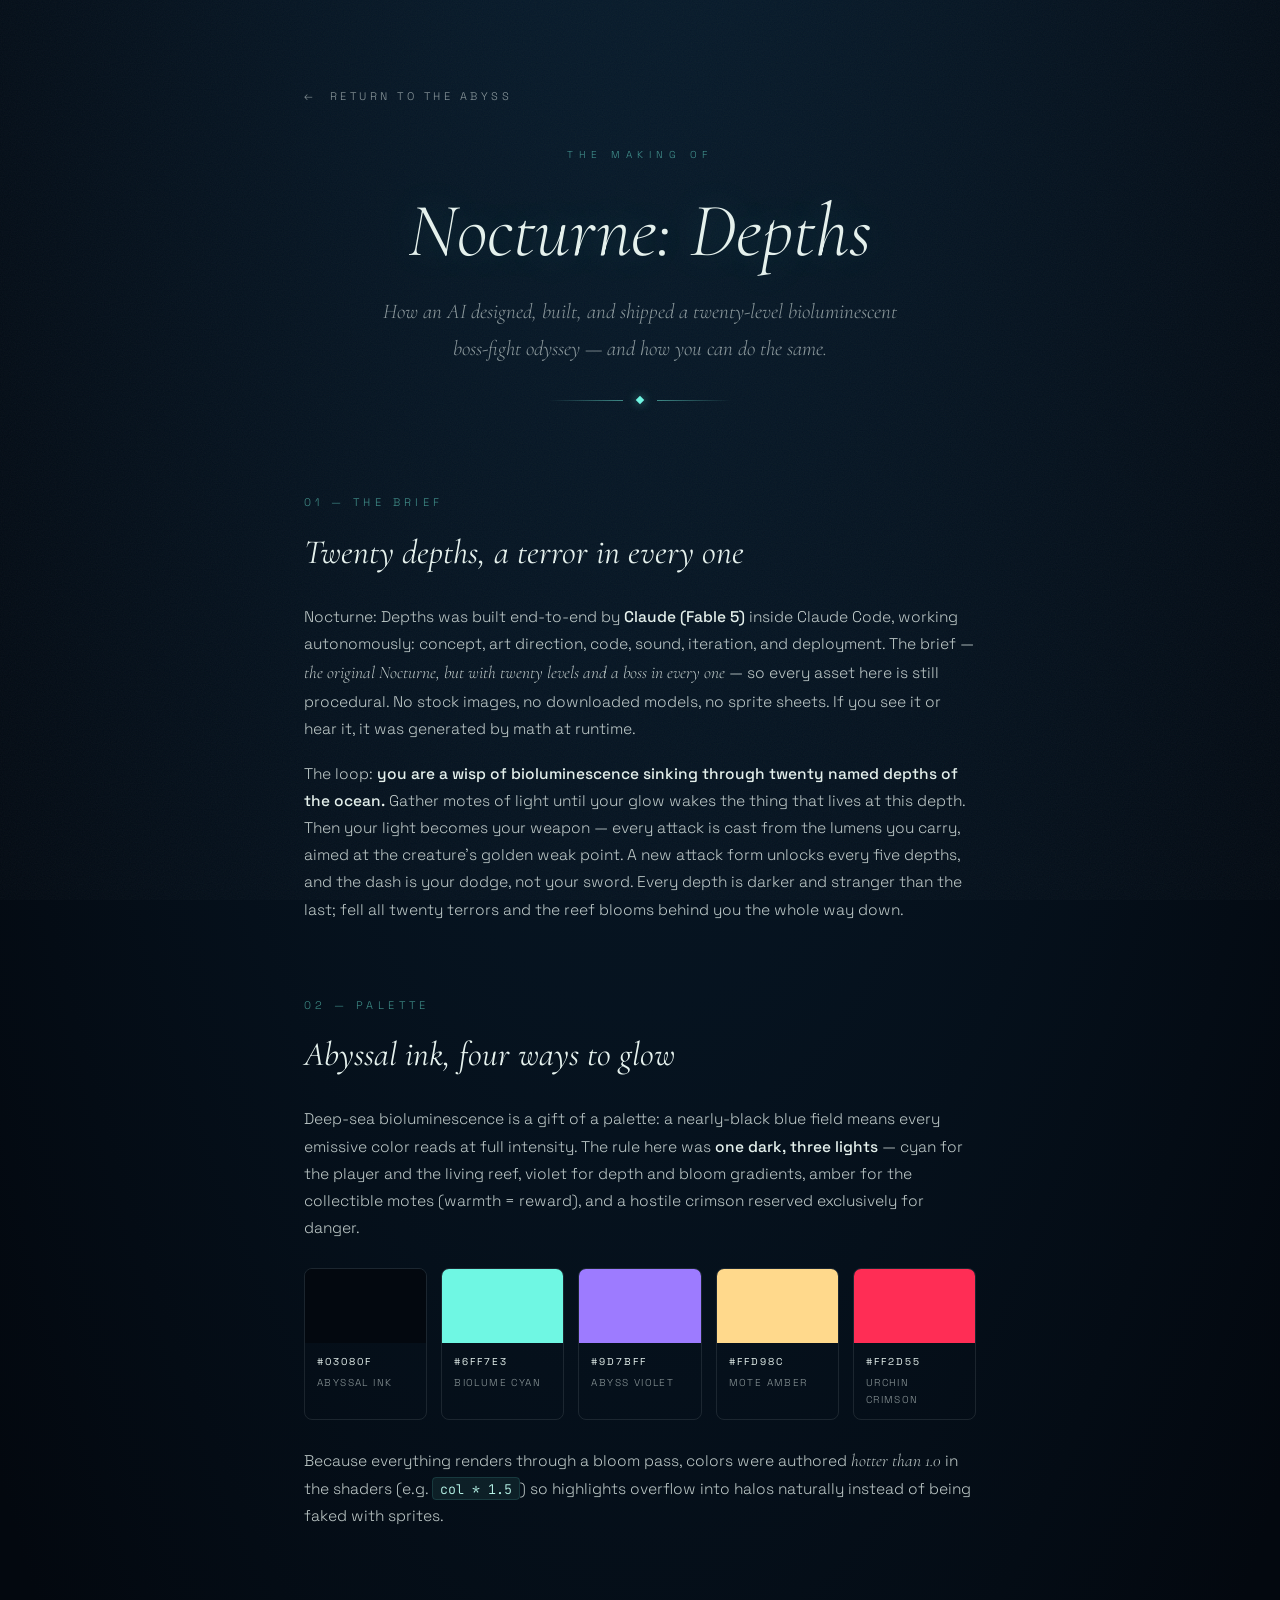
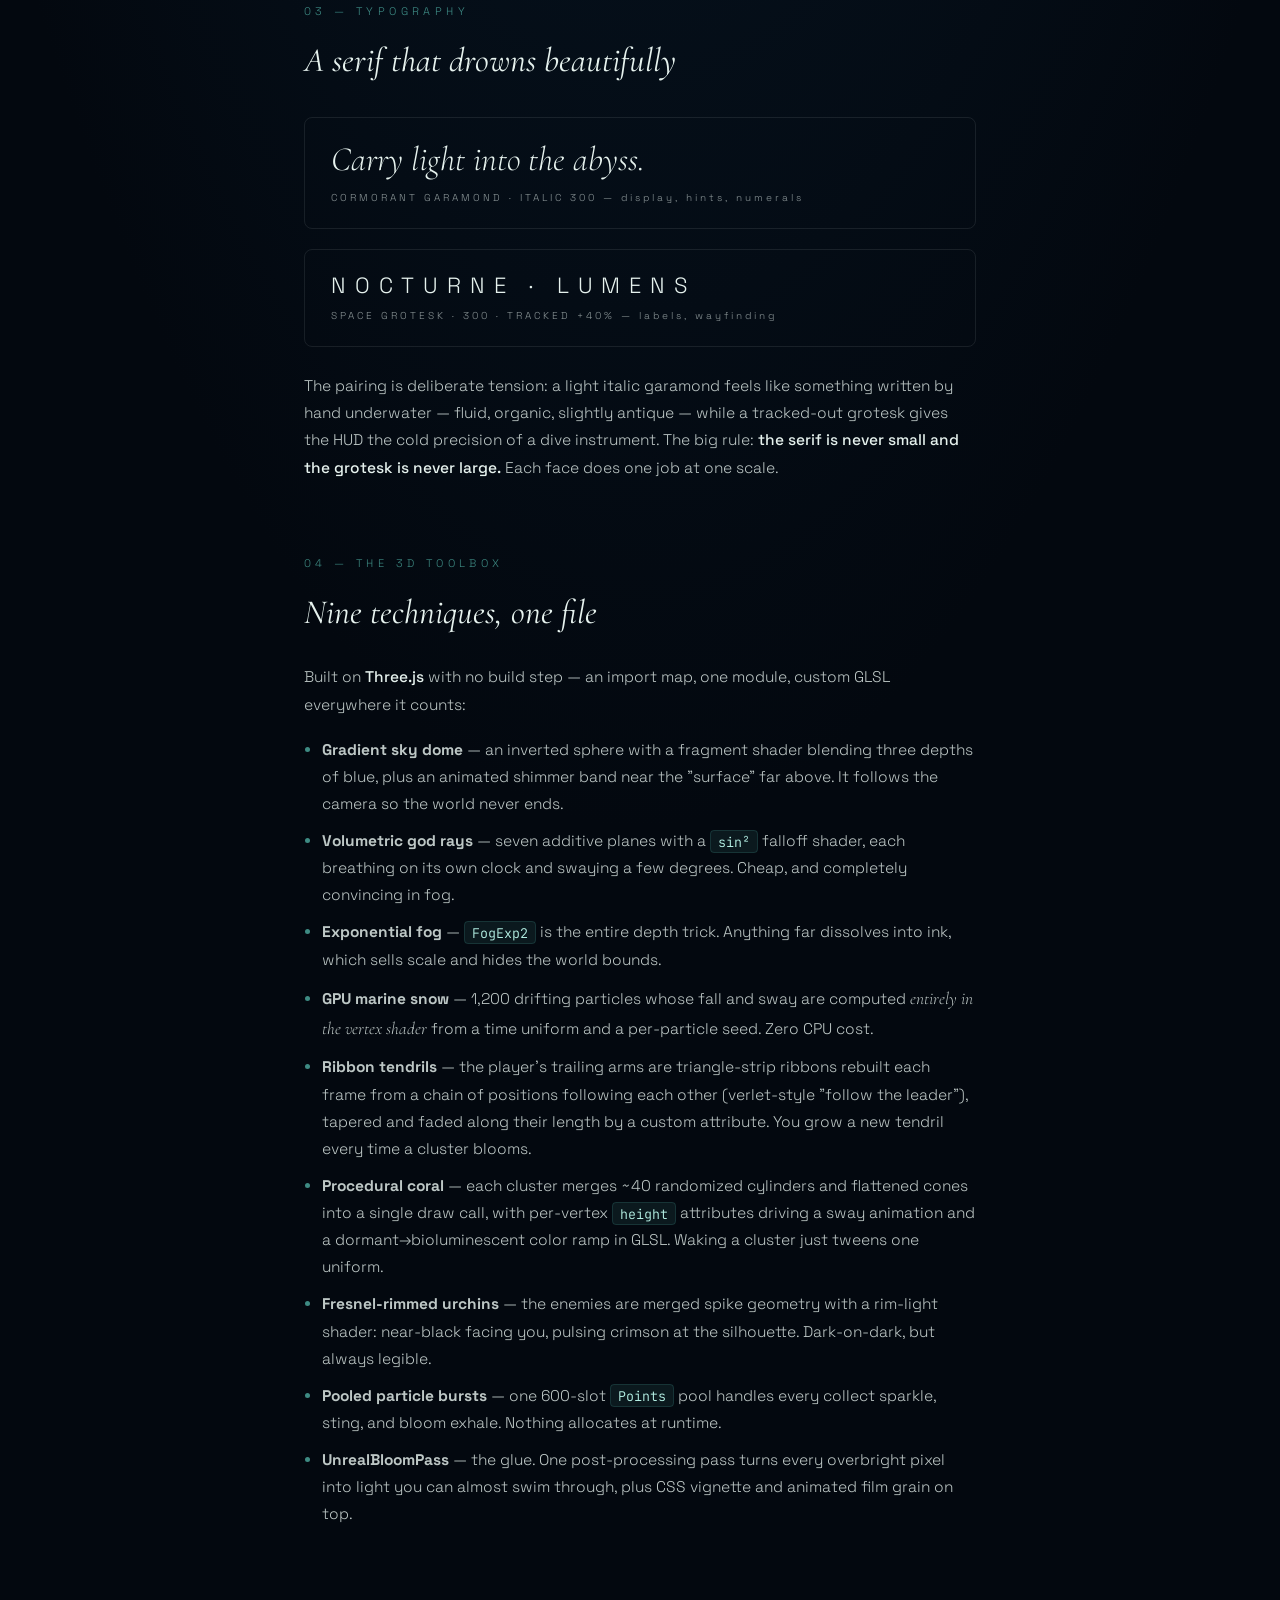
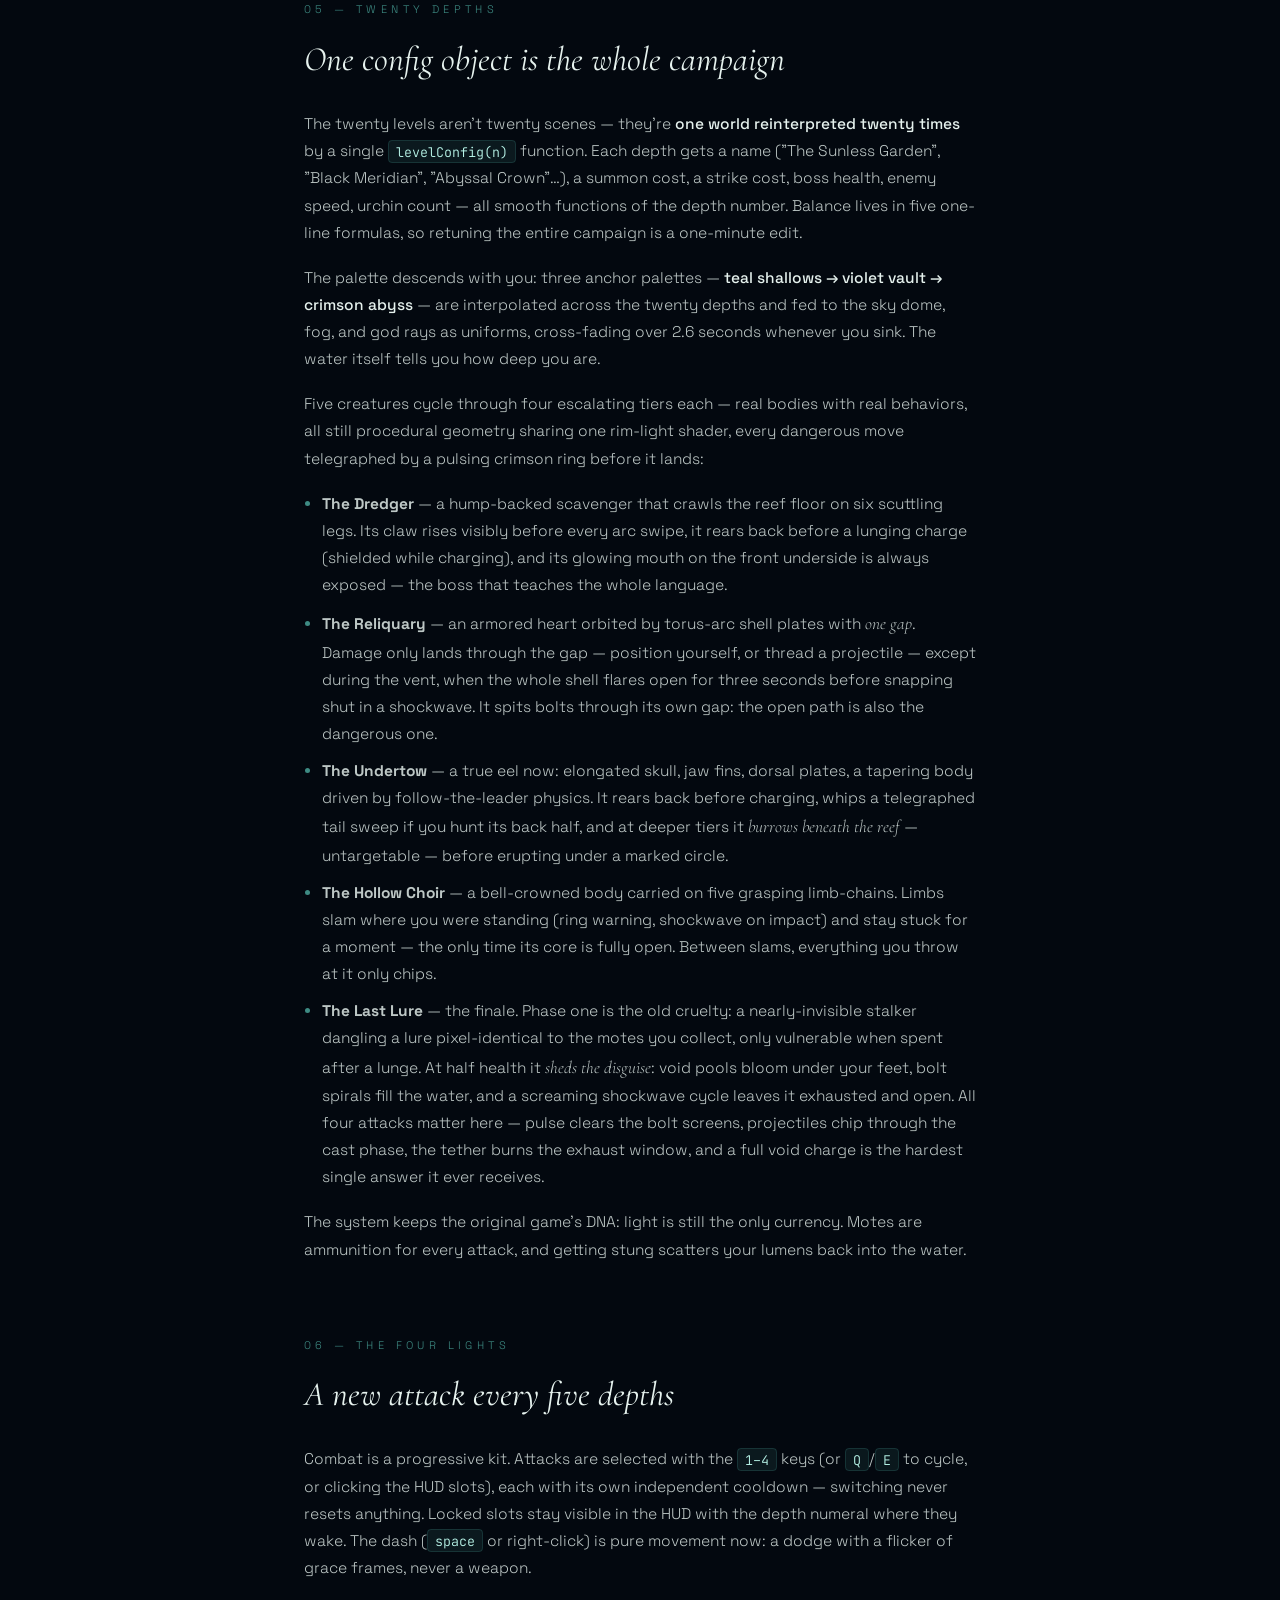
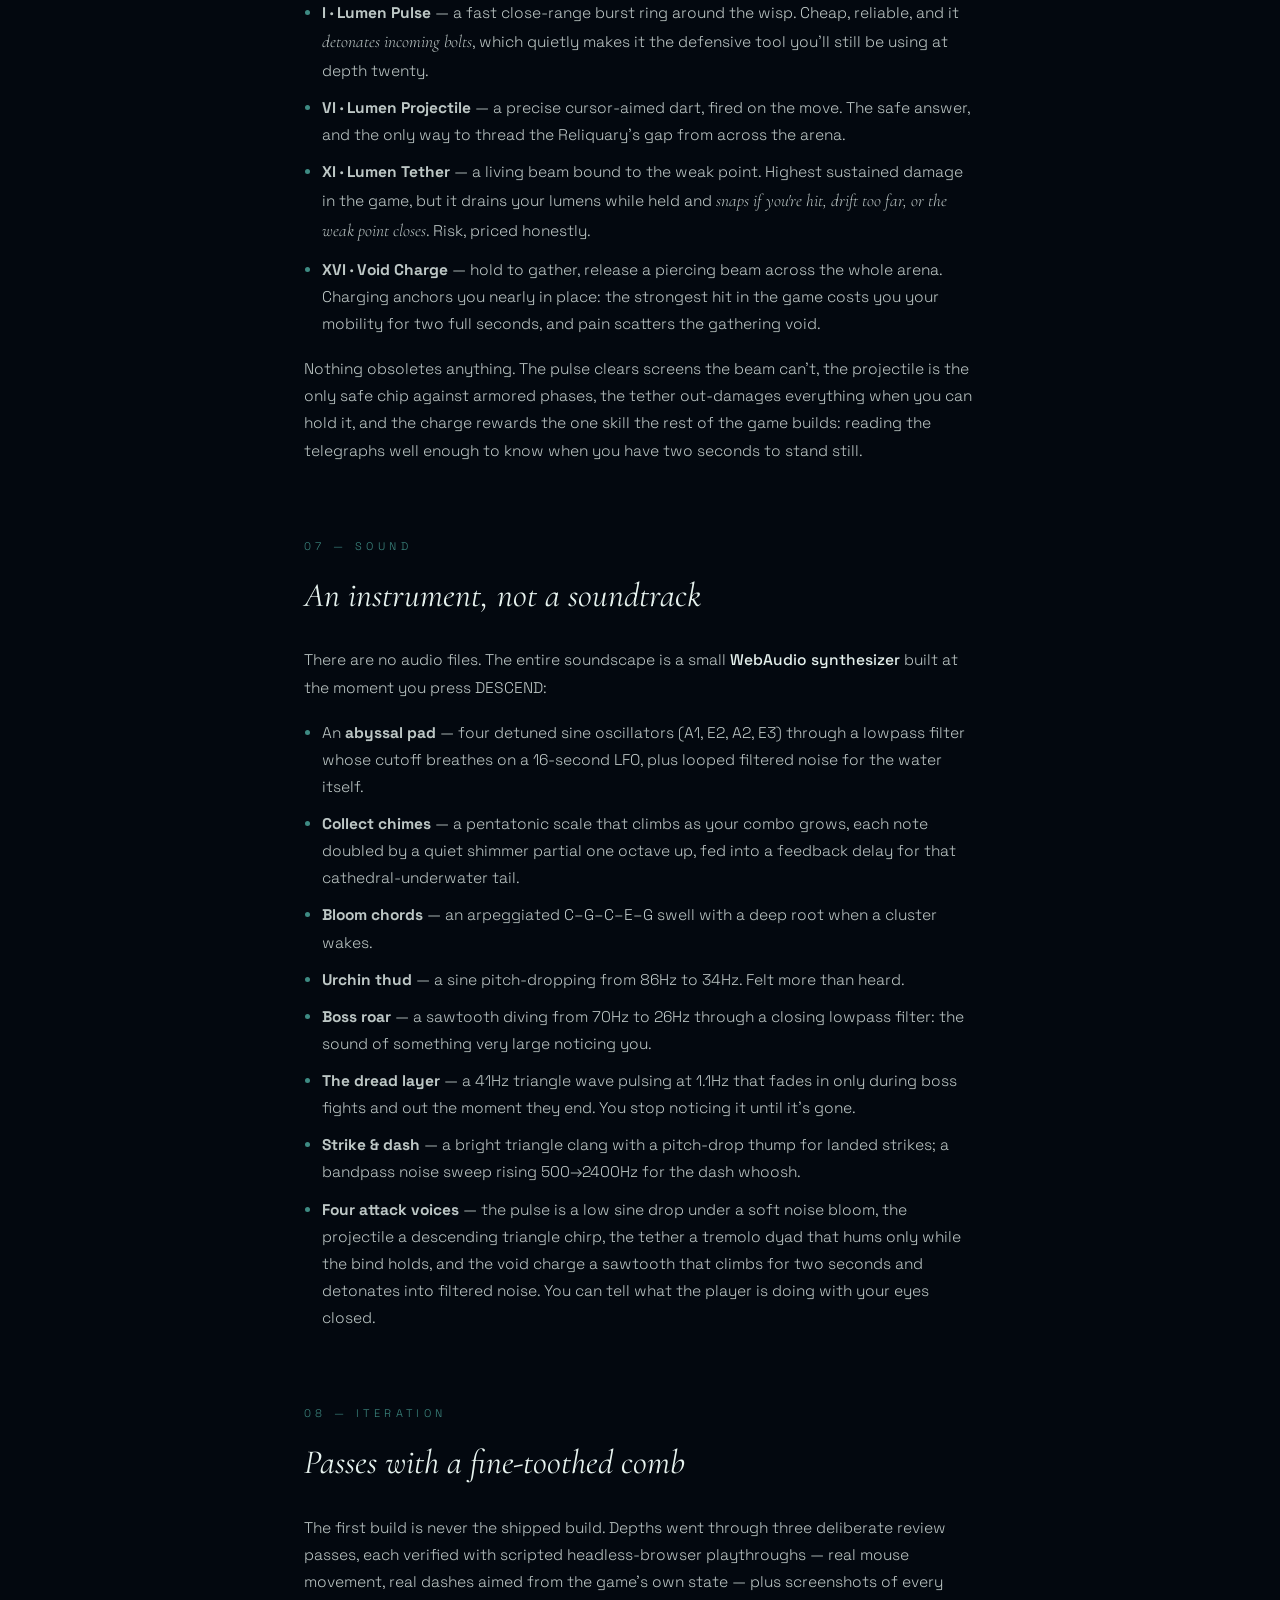
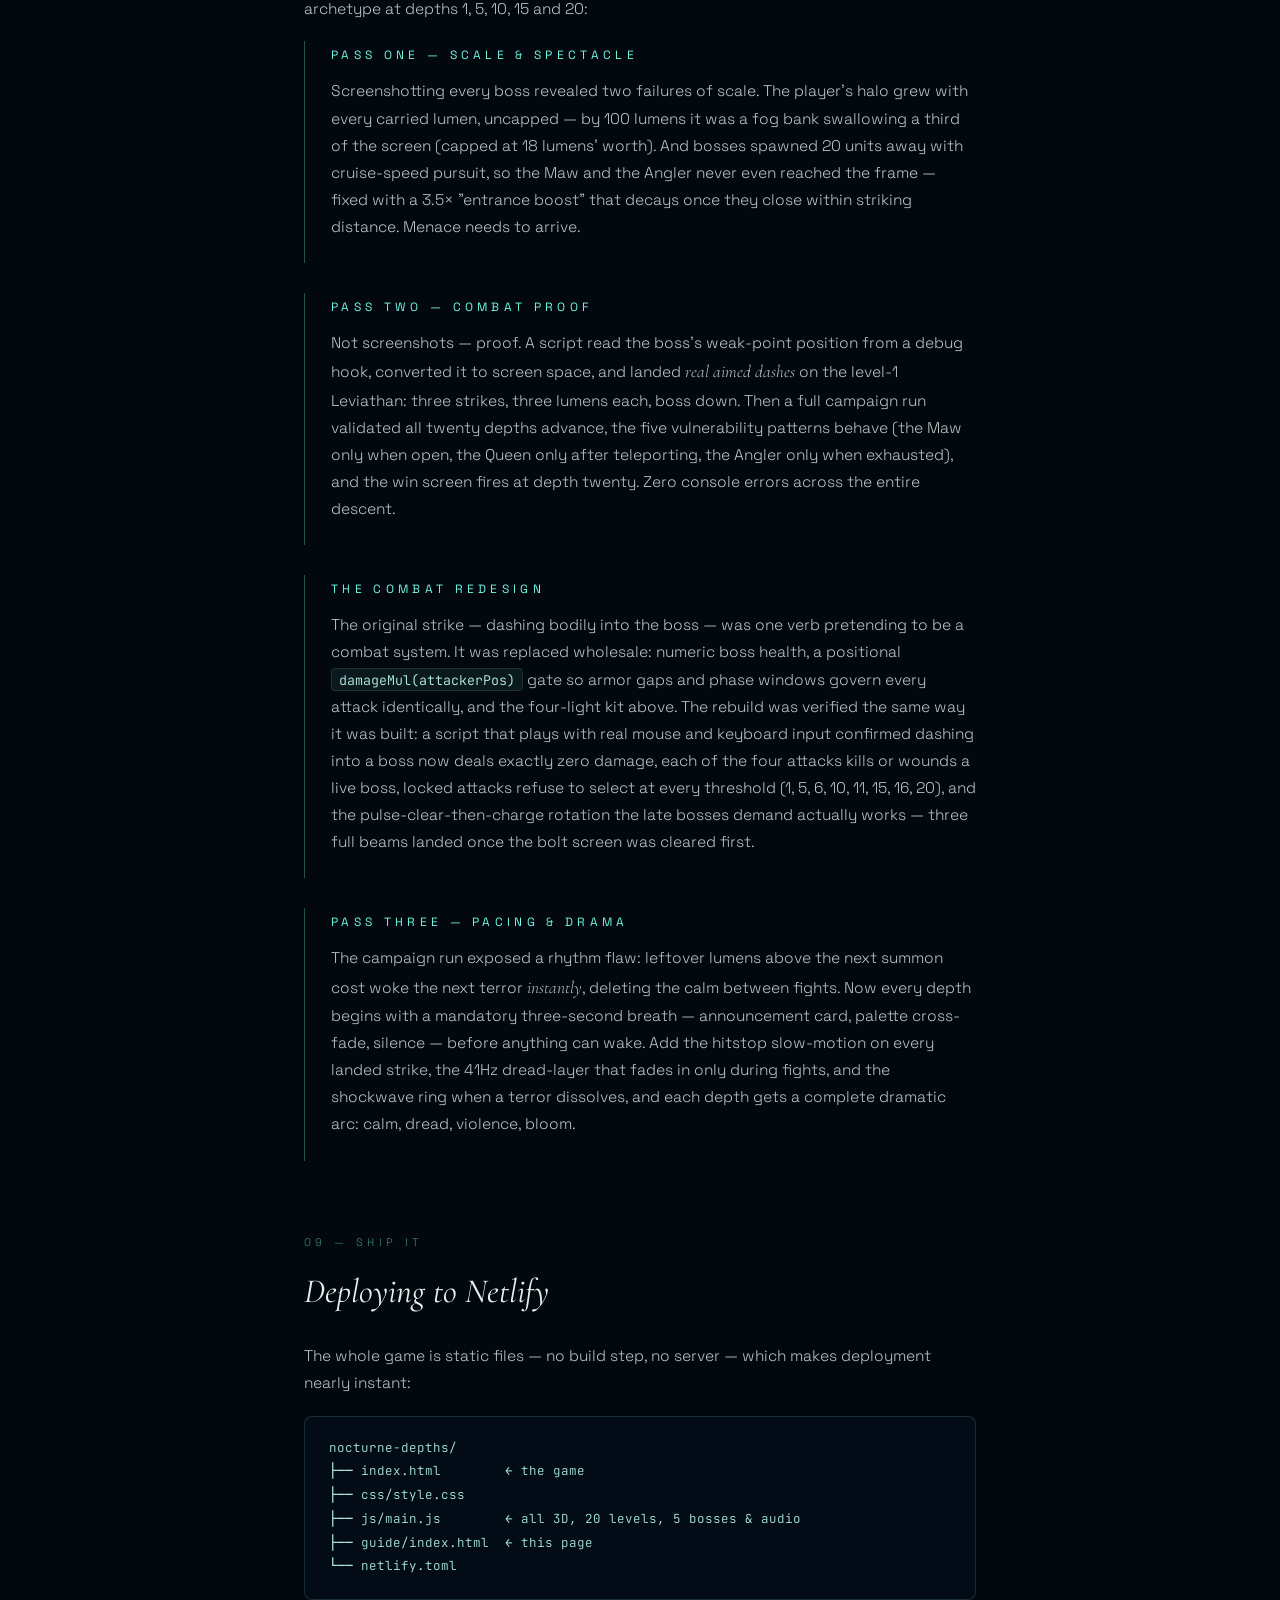
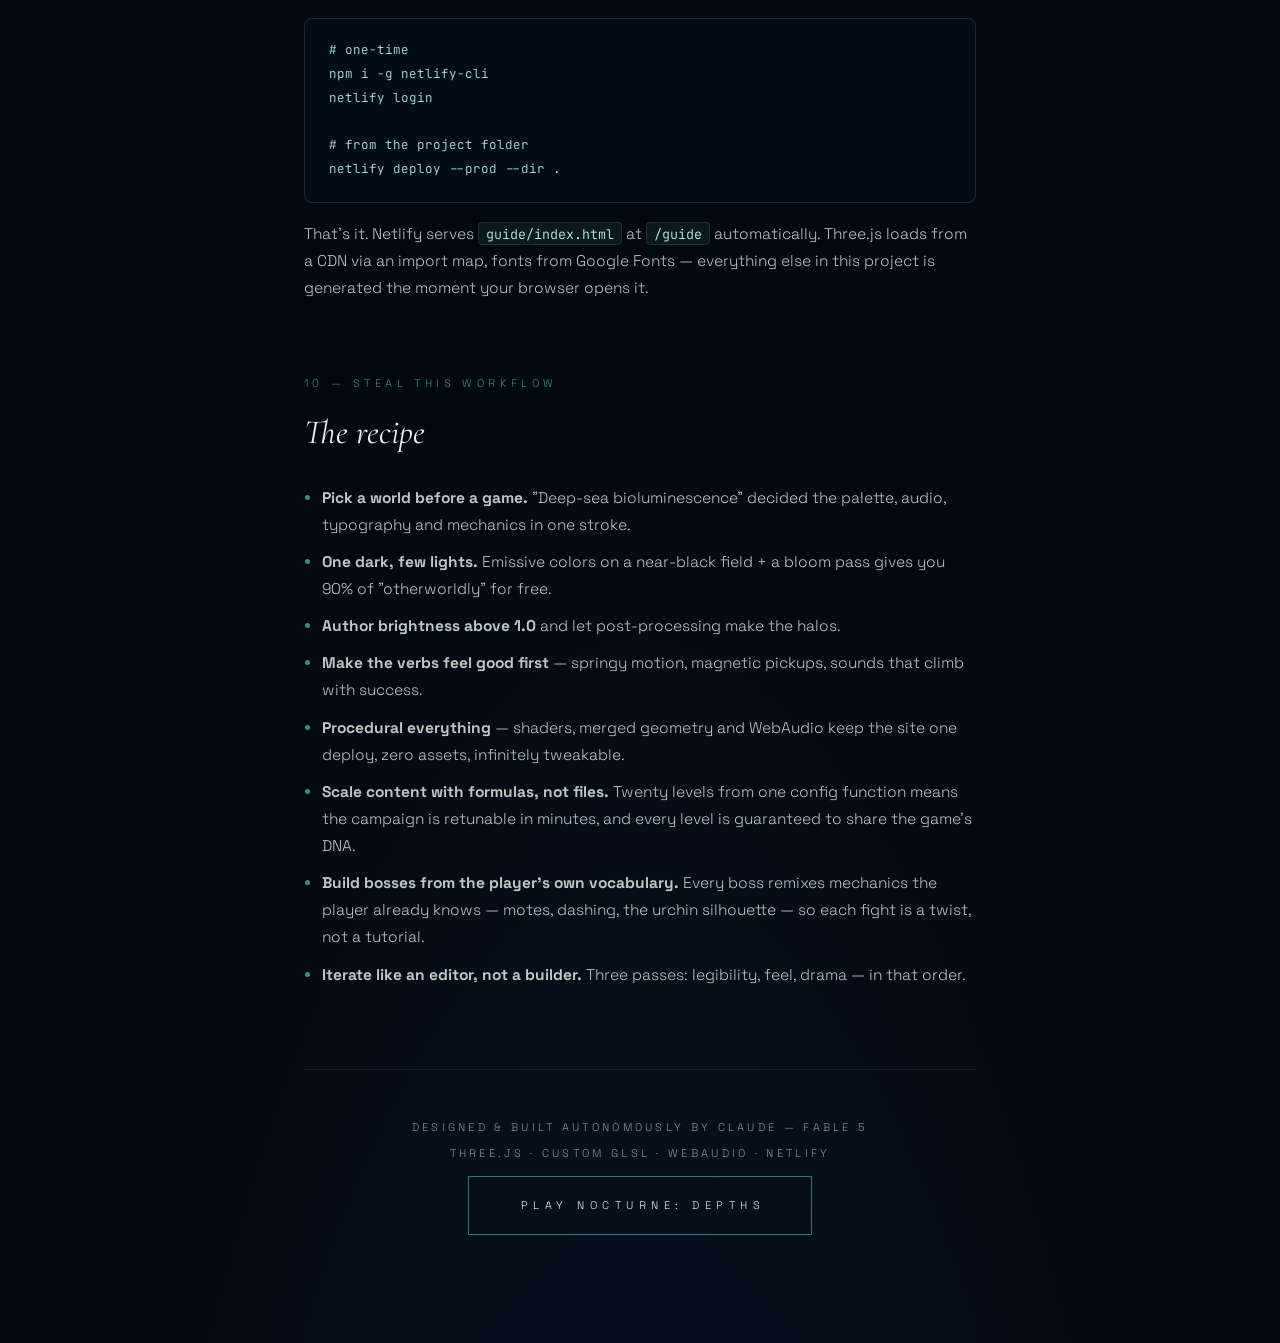
<file: guide/index.html>
<!DOCTYPE html>
<html lang="en">
<head>
<meta charset="utf-8">
<meta name="viewport" content="width=device-width, initial-scale=1">
<title>How Nocturne: Depths Was Made — Guide</title>
<meta name="description" content="A making-of guide for NOCTURNE: DEPTHS — twenty levels, five procedural boss archetypes, GLSL techniques, procedural audio, iteration passes and deployment — so you can build one too.">
<link rel="icon" href="data:image/svg+xml,%3Csvg xmlns='http://www.w3.org/2000/svg' viewBox='0 0 64 64'%3E%3Cdefs%3E%3CradialGradient id='g'%3E%3Cstop offset='0%25' stop-color='%23bafff2'/%3E%3Cstop offset='45%25' stop-color='%2355e8cf'/%3E%3Cstop offset='100%25' stop-color='%2303080f'/%3E%3C/radialGradient%3E%3C/defs%3E%3Crect width='64' height='64' fill='%2303080f'/%3E%3Ccircle cx='32' cy='32' r='26' fill='url(%23g)'/%3E%3C/svg%3E">
<link rel="preconnect" href="https://fonts.googleapis.com">
<link rel="preconnect" href="https://fonts.gstatic.com" crossorigin>
<link href="https://fonts.googleapis.com/css2?family=Cormorant+Garamond:ital,wght@0,300;0,500;1,300;1,400;1,500&family=Space+Grotesk:wght@300;400;500&family=JetBrains+Mono:wght@300;400&display=swap" rel="stylesheet">
<style>
:root {
  --ink: #03080f;
  --ink-2: #071322;
  --cyan: #6ff7e3;
  --cyan-dim: rgba(111,247,227,0.55);
  --violet: #9d7bff;
  --amber: #ffd98c;
  --bone: #e6f2ee;
  --bone-dim: rgba(230,242,238,0.6);
  --serif: "Cormorant Garamond", Georgia, serif;
  --grotesk: "Space Grotesk", system-ui, sans-serif;
  --mono: "JetBrains Mono", monospace;
}
* { margin: 0; padding: 0; box-sizing: border-box; }
body {
  background:
    radial-gradient(ellipse 120% 60% at 50% -10%, #0a2236 0%, transparent 60%),
    radial-gradient(ellipse 100% 50% at 50% 115%, #0c1a2e 0%, transparent 55%),
    var(--ink);
  color: var(--bone);
  font-family: var(--grotesk);
  font-weight: 300;
  line-height: 1.75;
  -webkit-font-smoothing: antialiased;
}
body::after {
  content: ""; position: fixed; inset: 0; pointer-events: none; opacity: 0.045;
  background-image: url("data:image/svg+xml,%3Csvg xmlns='http://www.w3.org/2000/svg' width='240' height='240'%3E%3Cfilter id='n'%3E%3CfeTurbulence type='fractalNoise' baseFrequency='0.85' numOctaves='2' stitchTiles='stitch'/%3E%3C/filter%3E%3Crect width='100%25' height='100%25' filter='url(%23n)'/%3E%3C/svg%3E");
}
.wrap { max-width: 720px; margin: 0 auto; padding: clamp(48px, 9vh, 110px) 24px 120px; }
header.masthead { text-align: center; margin-bottom: clamp(56px, 10vh, 100px); }
.overline { font-size: 10px; letter-spacing: 0.55em; color: var(--cyan-dim); margin-bottom: 26px; }
h1 {
  font-family: var(--serif); font-style: italic; font-weight: 300;
  font-size: clamp(42px, 8vw, 76px); line-height: 1.08;
  text-shadow: 0 0 40px rgba(111,247,227,0.22);
}
.masthead p.sub {
  margin-top: 22px; font-family: var(--serif); font-style: italic;
  font-size: clamp(17px, 2.4vw, 21px); color: var(--bone-dim);
}
.ornament { display: flex; align-items: center; justify-content: center; gap: 14px; margin: 30px auto 0; }
.ornament .line { width: 74px; height: 1px; background: linear-gradient(90deg, transparent, rgba(111,247,227,0.5)); }
.ornament .line:last-child { transform: scaleX(-1); }
.ornament .diamond { width: 6px; height: 6px; transform: rotate(45deg); background: var(--cyan); box-shadow: 0 0 10px var(--cyan-dim); }
.back {
  display: inline-block; margin-bottom: 40px; color: var(--bone-dim);
  text-decoration: none; font-size: 11px; letter-spacing: 0.32em; transition: color .3s;
}
.back:hover { color: var(--cyan); }
section { margin-bottom: clamp(52px, 8vh, 84px); }
h2 {
  font-family: var(--serif); font-style: italic; font-weight: 400;
  font-size: clamp(26px, 4vw, 34px); margin-bottom: 22px; color: var(--bone);
}
h2 .num {
  font-family: var(--grotesk); font-style: normal; font-weight: 300;
  font-size: 11px; letter-spacing: 0.4em; color: var(--cyan-dim);
  display: block; margin-bottom: 10px;
}
p { margin-bottom: 18px; color: rgba(230,242,238,0.82); font-size: 15.5px; }
p strong { font-weight: 500; color: var(--bone); }
em { font-family: var(--serif); font-size: 1.12em; }
a { color: var(--cyan); text-decoration: none; }
a:hover { text-decoration: underline; }
ul { margin: 0 0 18px 1.1em; }
li { margin-bottom: 10px; color: rgba(230,242,238,0.82); font-size: 15.5px; }
li::marker { color: var(--cyan-dim); }
code {
  font-family: var(--mono); font-size: 0.86em;
  background: rgba(111,247,227,0.07); border: 1px solid rgba(111,247,227,0.12);
  padding: 1.5px 7px; border-radius: 4px; color: #b8f5e9;
}
pre {
  background: rgba(4, 14, 24, 0.8); border: 1px solid rgba(111,247,227,0.14);
  border-radius: 8px; padding: 20px 24px; overflow-x: auto; margin-bottom: 18px;
}
pre code { background: none; border: none; padding: 0; font-size: 12.5px; line-height: 1.7; color: #a9e8db; }
.swatches { display: grid; grid-template-columns: repeat(auto-fit, minmax(120px, 1fr)); gap: 14px; margin: 26px 0; }
.swatch { border: 1px solid rgba(230,242,238,0.1); border-radius: 8px; overflow: hidden; }
.swatch .chip { height: 74px; }
.swatch .meta { padding: 10px 12px; font-size: 10px; letter-spacing: 0.14em; color: var(--bone-dim); }
.swatch .meta b { display: block; color: var(--bone); font-weight: 400; letter-spacing: 0.2em; margin-bottom: 3px; }
.pass {
  border-left: 1px solid rgba(111,247,227,0.3); padding: 4px 0 4px 26px; margin-bottom: 30px;
}
.pass h3 {
  font-family: var(--grotesk); font-weight: 400; font-size: 12px;
  letter-spacing: 0.36em; color: var(--cyan); margin-bottom: 12px;
}
.type-spec { display: flex; flex-direction: column; gap: 20px; margin: 26px 0; }
.type-row { border: 1px solid rgba(230,242,238,0.09); border-radius: 8px; padding: 22px 26px; }
.type-row .sample { font-size: 34px; line-height: 1.2; margin-bottom: 8px; }
.type-row .label { font-size: 10px; letter-spacing: 0.3em; color: var(--bone-dim); }
.serif-sample { font-family: var(--serif); font-style: italic; font-weight: 300; }
.grotesk-sample { font-family: var(--grotesk); font-weight: 300; letter-spacing: 0.4em; font-size: 22px !important; }
footer {
  text-align: center; margin-top: 80px; padding-top: 44px;
  border-top: 1px solid rgba(230,242,238,0.08);
  font-size: 11px; letter-spacing: 0.3em; color: var(--bone-dim); line-height: 2.4;
}
.play-cta {
  display: inline-block; margin-top: 10px; border: 1px solid rgba(111,247,227,0.45);
  padding: 15px 46px; font-size: 11px; letter-spacing: 0.5em; text-indent: 0.5em;
  color: var(--bone); transition: all .4s;
}
.play-cta:hover { background: var(--cyan); color: var(--ink); text-decoration: none; box-shadow: 0 0 34px rgba(111,247,227,0.4); }
</style>
</head>
<body>
<div class="wrap">
  <a class="back" href="../">←&nbsp;&nbsp;RETURN TO THE ABYSS</a>

  <header class="masthead">
    <div class="overline">THE MAKING OF</div>
    <h1>Nocturne: Depths</h1>
    <p class="sub">How an AI designed, built, and shipped a twenty-level bioluminescent<br>boss-fight odyssey — and how you can do the same.</p>
    <div class="ornament"><span class="line"></span><span class="diamond"></span><span class="line"></span></div>
  </header>

  <section>
    <h2><span class="num">01 — THE BRIEF</span>Twenty depths, a terror in every one</h2>
    <p>Nocturne: Depths was built end-to-end by <strong>Claude (Fable 5)</strong> inside Claude Code, working autonomously: concept, art direction, code, sound, iteration, and deployment. The brief — <em>the original Nocturne, but with twenty levels and a boss in every one</em> — so every asset here is still procedural. No stock images, no downloaded models, no sprite sheets. If you see it or hear it, it was generated by math at runtime.</p>
    <p>The loop: <strong>you are a wisp of bioluminescence sinking through twenty named depths of the ocean.</strong> Gather motes of light until your glow wakes the thing that lives at this depth. Then your light becomes your weapon — every attack is cast from the lumens you carry, aimed at the creature's golden weak point. A new attack form unlocks every five depths, and the dash is your dodge, not your sword. Every depth is darker and stranger than the last; fell all twenty terrors and the reef blooms behind you the whole way down.</p>
  </section>

  <section>
    <h2><span class="num">02 — PALETTE</span>Abyssal ink, four ways to glow</h2>
    <p>Deep-sea bioluminescence is a gift of a palette: a nearly-black blue field means every emissive color reads at full intensity. The rule here was <strong>one dark, three lights</strong> — cyan for the player and the living reef, violet for depth and bloom gradients, amber for the collectible motes (warmth = reward), and a hostile crimson reserved exclusively for danger.</p>
    <div class="swatches">
      <div class="swatch"><div class="chip" style="background:#03080f"></div><div class="meta"><b>#03080F</b>ABYSSAL INK</div></div>
      <div class="swatch"><div class="chip" style="background:#6ff7e3"></div><div class="meta"><b>#6FF7E3</b>BIOLUME CYAN</div></div>
      <div class="swatch"><div class="chip" style="background:#9d7bff"></div><div class="meta"><b>#9D7BFF</b>ABYSS VIOLET</div></div>
      <div class="swatch"><div class="chip" style="background:#ffd98c"></div><div class="meta"><b>#FFD98C</b>MOTE AMBER</div></div>
      <div class="swatch"><div class="chip" style="background:#ff2d55"></div><div class="meta"><b>#FF2D55</b>URCHIN CRIMSON</div></div>
    </div>
    <p>Because everything renders through a bloom pass, colors were authored <em>hotter than 1.0</em> in the shaders (e.g. <code>col * 1.5</code>) so highlights overflow into halos naturally instead of being faked with sprites.</p>
  </section>

  <section>
    <h2><span class="num">03 — TYPOGRAPHY</span>A serif that drowns beautifully</h2>
    <div class="type-spec">
      <div class="type-row"><div class="sample serif-sample">Carry light into the abyss.</div><div class="label">CORMORANT GARAMOND · ITALIC 300 — display, hints, numerals</div></div>
      <div class="type-row"><div class="sample grotesk-sample">NOCTURNE · LUMENS</div><div class="label">SPACE GROTESK · 300 · TRACKED +40% — labels, wayfinding</div></div>
    </div>
    <p>The pairing is deliberate tension: a light italic garamond feels like something written by hand underwater — fluid, organic, slightly antique — while a tracked-out grotesk gives the HUD the cold precision of a dive instrument. The big rule: <strong>the serif is never small and the grotesk is never large.</strong> Each face does one job at one scale.</p>
  </section>

  <section>
    <h2><span class="num">04 — THE 3D TOOLBOX</span>Nine techniques, one file</h2>
    <p>Built on <strong>Three.js</strong> with no build step — an import map, one module, custom GLSL everywhere it counts:</p>
    <ul>
      <li><strong>Gradient sky dome</strong> — an inverted sphere with a fragment shader blending three depths of blue, plus an animated shimmer band near the "surface" far above. It follows the camera so the world never ends.</li>
      <li><strong>Volumetric god rays</strong> — seven additive planes with a <code>sin²</code> falloff shader, each breathing on its own clock and swaying a few degrees. Cheap, and completely convincing in fog.</li>
      <li><strong>Exponential fog</strong> — <code>FogExp2</code> is the entire depth trick. Anything far dissolves into ink, which sells scale and hides the world bounds.</li>
      <li><strong>GPU marine snow</strong> — 1,200 drifting particles whose fall and sway are computed <em>entirely in the vertex shader</em> from a time uniform and a per-particle seed. Zero CPU cost.</li>
      <li><strong>Ribbon tendrils</strong> — the player's trailing arms are triangle-strip ribbons rebuilt each frame from a chain of positions following each other (verlet-style "follow the leader"), tapered and faded along their length by a custom attribute. You grow a new tendril every time a cluster blooms.</li>
      <li><strong>Procedural coral</strong> — each cluster merges ~40 randomized cylinders and flattened cones into a single draw call, with per-vertex <code>height</code> attributes driving a sway animation and a dormant→bioluminescent color ramp in GLSL. Waking a cluster just tweens one uniform.</li>
      <li><strong>Fresnel-rimmed urchins</strong> — the enemies are merged spike geometry with a rim-light shader: near-black facing you, pulsing crimson at the silhouette. Dark-on-dark, but always legible.</li>
      <li><strong>Pooled particle bursts</strong> — one 600-slot <code>Points</code> pool handles every collect sparkle, sting, and bloom exhale. Nothing allocates at runtime.</li>
      <li><strong>UnrealBloomPass</strong> — the glue. One post-processing pass turns every overbright pixel into light you can almost swim through, plus CSS vignette and animated film grain on top.</li>
    </ul>
  </section>

  <section>
    <h2><span class="num">05 — TWENTY DEPTHS</span>One config object is the whole campaign</h2>
    <p>The twenty levels aren't twenty scenes — they're <strong>one world reinterpreted twenty times</strong> by a single <code>levelConfig(n)</code> function. Each depth gets a name ("The Sunless Garden", "Black Meridian", "Abyssal Crown"…), a summon cost, a strike cost, boss health, enemy speed, urchin count — all smooth functions of the depth number. Balance lives in five one-line formulas, so retuning the entire campaign is a one-minute edit.</p>
    <p>The palette descends with you: three anchor palettes — <strong>teal shallows → violet vault → crimson abyss</strong> — are interpolated across the twenty depths and fed to the sky dome, fog, and god rays as uniforms, cross-fading over 2.6 seconds whenever you sink. The water itself tells you how deep you are.</p>
    <p>Five creatures cycle through four escalating tiers each — real bodies with real behaviors, all still procedural geometry sharing one rim-light shader, every dangerous move telegraphed by a pulsing crimson ring before it lands:</p>
    <ul>
      <li><strong>The Dredger</strong> — a hump-backed scavenger that crawls the reef floor on six scuttling legs. Its claw rises visibly before every arc swipe, it rears back before a lunging charge (shielded while charging), and its glowing mouth on the front underside is always exposed — the boss that teaches the whole language.</li>
      <li><strong>The Reliquary</strong> — an armored heart orbited by torus-arc shell plates with <em>one gap</em>. Damage only lands through the gap — position yourself, or thread a projectile — except during the vent, when the whole shell flares open for three seconds before snapping shut in a shockwave. It spits bolts through its own gap: the open path is also the dangerous one.</li>
      <li><strong>The Undertow</strong> — a true eel now: elongated skull, jaw fins, dorsal plates, a tapering body driven by follow-the-leader physics. It rears back before charging, whips a telegraphed tail sweep if you hunt its back half, and at deeper tiers it <em>burrows beneath the reef</em> — untargetable — before erupting under a marked circle.</li>
      <li><strong>The Hollow Choir</strong> — a bell-crowned body carried on five grasping limb-chains. Limbs slam where you were standing (ring warning, shockwave on impact) and stay stuck for a moment — the only time its core is fully open. Between slams, everything you throw at it only chips.</li>
      <li><strong>The Last Lure</strong> — the finale. Phase one is the old cruelty: a nearly-invisible stalker dangling a lure pixel-identical to the motes you collect, only vulnerable when spent after a lunge. At half health it <em>sheds the disguise</em>: void pools bloom under your feet, bolt spirals fill the water, and a screaming shockwave cycle leaves it exhausted and open. All four attacks matter here — pulse clears the bolt screens, projectiles chip through the cast phase, the tether burns the exhaust window, and a full void charge is the hardest single answer it ever receives.</li>
    </ul>
    <p>The system keeps the original game's DNA: light is still the only currency. Motes are ammunition for every attack, and getting stung scatters your lumens back into the water.</p>
  </section>

  <section>
    <h2><span class="num">06 — THE FOUR LIGHTS</span>A new attack every five depths</h2>
    <p>Combat is a progressive kit. Attacks are selected with the <code>1–4</code> keys (or <code>Q</code>/<code>E</code> to cycle, or clicking the HUD slots), each with its own independent cooldown — switching never resets anything. Locked slots stay visible in the HUD with the depth numeral where they wake. The dash (<code>space</code> or right-click) is pure movement now: a dodge with a flicker of grace frames, never a weapon.</p>
    <ul>
      <li><strong>I · Lumen Pulse</strong> — a fast close-range burst ring around the wisp. Cheap, reliable, and it <em>detonates incoming bolts</em>, which quietly makes it the defensive tool you'll still be using at depth twenty.</li>
      <li><strong>VI · Lumen Projectile</strong> — a precise cursor-aimed dart, fired on the move. The safe answer, and the only way to thread the Reliquary's gap from across the arena.</li>
      <li><strong>XI · Lumen Tether</strong> — a living beam bound to the weak point. Highest sustained damage in the game, but it drains your lumens while held and <em>snaps if you're hit, drift too far, or the weak point closes</em>. Risk, priced honestly.</li>
      <li><strong>XVI · Void Charge</strong> — hold to gather, release a piercing beam across the whole arena. Charging anchors you nearly in place: the strongest hit in the game costs you your mobility for two full seconds, and pain scatters the gathering void.</li>
    </ul>
    <p>Nothing obsoletes anything. The pulse clears screens the beam can't, the projectile is the only safe chip against armored phases, the tether out-damages everything when you can hold it, and the charge rewards the one skill the rest of the game builds: reading the telegraphs well enough to know when you have two seconds to stand still.</p>
  </section>

  <section>
    <h2><span class="num">07 — SOUND</span>An instrument, not a soundtrack</h2>
    <p>There are no audio files. The entire soundscape is a small <strong>WebAudio synthesizer</strong> built at the moment you press DESCEND:</p>
    <ul>
      <li>An <strong>abyssal pad</strong> — four detuned sine oscillators (A1, E2, A2, E3) through a lowpass filter whose cutoff breathes on a 16-second LFO, plus looped filtered noise for the water itself.</li>
      <li><strong>Collect chimes</strong> — a pentatonic scale that climbs as your combo grows, each note doubled by a quiet shimmer partial one octave up, fed into a feedback delay for that cathedral-underwater tail.</li>
      <li><strong>Bloom chords</strong> — an arpeggiated C–G–C–E–G swell with a deep root when a cluster wakes.</li>
      <li><strong>Urchin thud</strong> — a sine pitch-dropping from 86Hz to 34Hz. Felt more than heard.</li>
      <li><strong>Boss roar</strong> — a sawtooth diving from 70Hz to 26Hz through a closing lowpass filter: the sound of something very large noticing you.</li>
      <li><strong>The dread layer</strong> — a 41Hz triangle wave pulsing at 1.1Hz that fades in only during boss fights and out the moment they end. You stop noticing it until it's gone.</li>
      <li><strong>Strike &amp; dash</strong> — a bright triangle clang with a pitch-drop thump for landed strikes; a bandpass noise sweep rising 500→2400Hz for the dash whoosh.</li>
      <li><strong>Four attack voices</strong> — the pulse is a low sine drop under a soft noise bloom, the projectile a descending triangle chirp, the tether a tremolo dyad that hums only while the bind holds, and the void charge a sawtooth that climbs for two seconds and detonates into filtered noise. You can tell what the player is doing with your eyes closed.</li>
    </ul>
  </section>

  <section>
    <h2><span class="num">08 — ITERATION</span>Passes with a fine-toothed comb</h2>
    <p>The first build is never the shipped build. Depths went through three deliberate review passes, each verified with scripted headless-browser playthroughs — real mouse movement, real dashes aimed from the game's own state — plus screenshots of every archetype at depths 1, 5, 10, 15 and 20:</p>
    <div class="pass">
      <h3>PASS ONE — SCALE &amp; SPECTACLE</h3>
      <p>Screenshotting every boss revealed two failures of scale. The player's halo grew with every carried lumen, uncapped — by 100 lumens it was a fog bank swallowing a third of the screen (capped at 18 lumens' worth). And bosses spawned 20 units away with cruise-speed pursuit, so the Maw and the Angler never even reached the frame — fixed with a 3.5× "entrance boost" that decays once they close within striking distance. Menace needs to arrive.</p>
    </div>
    <div class="pass">
      <h3>PASS TWO — COMBAT PROOF</h3>
      <p>Not screenshots — proof. A script read the boss's weak-point position from a debug hook, converted it to screen space, and landed <em>real aimed dashes</em> on the level-1 Leviathan: three strikes, three lumens each, boss down. Then a full campaign run validated all twenty depths advance, the five vulnerability patterns behave (the Maw only when open, the Queen only after teleporting, the Angler only when exhausted), and the win screen fires at depth twenty. Zero console errors across the entire descent.</p>
    </div>
    <div class="pass">
      <h3>THE COMBAT REDESIGN</h3>
      <p>The original strike — dashing bodily into the boss — was one verb pretending to be a combat system. It was replaced wholesale: numeric boss health, a positional <code>damageMul(attackerPos)</code> gate so armor gaps and phase windows govern every attack identically, and the four-light kit above. The rebuild was verified the same way it was built: a script that plays with real mouse and keyboard input confirmed dashing into a boss now deals exactly zero damage, each of the four attacks kills or wounds a live boss, locked attacks refuse to select at every threshold (1, 5, 6, 10, 11, 15, 16, 20), and the pulse-clear-then-charge rotation the late bosses demand actually works — three full beams landed once the bolt screen was cleared first.</p>
    </div>
    <div class="pass">
      <h3>PASS THREE — PACING &amp; DRAMA</h3>
      <p>The campaign run exposed a rhythm flaw: leftover lumens above the next summon cost woke the next terror <em>instantly</em>, deleting the calm between fights. Now every depth begins with a mandatory three-second breath — announcement card, palette cross-fade, silence — before anything can wake. Add the hitstop slow-motion on every landed strike, the 41Hz dread-layer that fades in only during fights, and the shockwave ring when a terror dissolves, and each depth gets a complete dramatic arc: calm, dread, violence, bloom.</p>
    </div>
  </section>

  <section>
    <h2><span class="num">09 — SHIP IT</span>Deploying to Netlify</h2>
    <p>The whole game is static files — no build step, no server — which makes deployment nearly instant:</p>
<pre><code>nocturne-depths/
├── index.html        ← the game
├── css/style.css
├── js/main.js        ← all 3D, 20 levels, 5 bosses & audio
├── guide/index.html  ← this page
└── netlify.toml</code></pre>
<pre><code># one-time
npm i -g netlify-cli
netlify login

# from the project folder
netlify deploy --prod --dir .</code></pre>
    <p>That's it. Netlify serves <code>guide/index.html</code> at <code>/guide</code> automatically. Three.js loads from a CDN via an import map, fonts from Google Fonts — everything else in this project is generated the moment your browser opens it.</p>
  </section>

  <section>
    <h2><span class="num">10 — STEAL THIS WORKFLOW</span>The recipe</h2>
    <ul>
      <li><strong>Pick a world before a game.</strong> "Deep-sea bioluminescence" decided the palette, audio, typography and mechanics in one stroke.</li>
      <li><strong>One dark, few lights.</strong> Emissive colors on a near-black field + a bloom pass gives you 90% of "otherworldly" for free.</li>
      <li><strong>Author brightness above 1.0</strong> and let post-processing make the halos.</li>
      <li><strong>Make the verbs feel good first</strong> — springy motion, magnetic pickups, sounds that climb with success.</li>
      <li><strong>Procedural everything</strong> — shaders, merged geometry and WebAudio keep the site one deploy, zero assets, infinitely tweakable.</li>
      <li><strong>Scale content with formulas, not files.</strong> Twenty levels from one config function means the campaign is retunable in minutes, and every level is guaranteed to share the game's DNA.</li>
      <li><strong>Build bosses from the player's own vocabulary.</strong> Every boss remixes mechanics the player already knows — motes, dashing, the urchin silhouette — so each fight is a twist, not a tutorial.</li>
      <li><strong>Iterate like an editor, not a builder.</strong> Three passes: legibility, feel, drama — in that order.</li>
    </ul>
  </section>

  <footer>
    DESIGNED &amp; BUILT AUTONOMOUSLY BY CLAUDE — FABLE 5<br>
    THREE.JS · CUSTOM GLSL · WEBAUDIO · NETLIFY<br>
    <a class="play-cta" href="../">PLAY NOCTURNE: DEPTHS</a>
  </footer>
</div>
</body>
</html>
</file>
